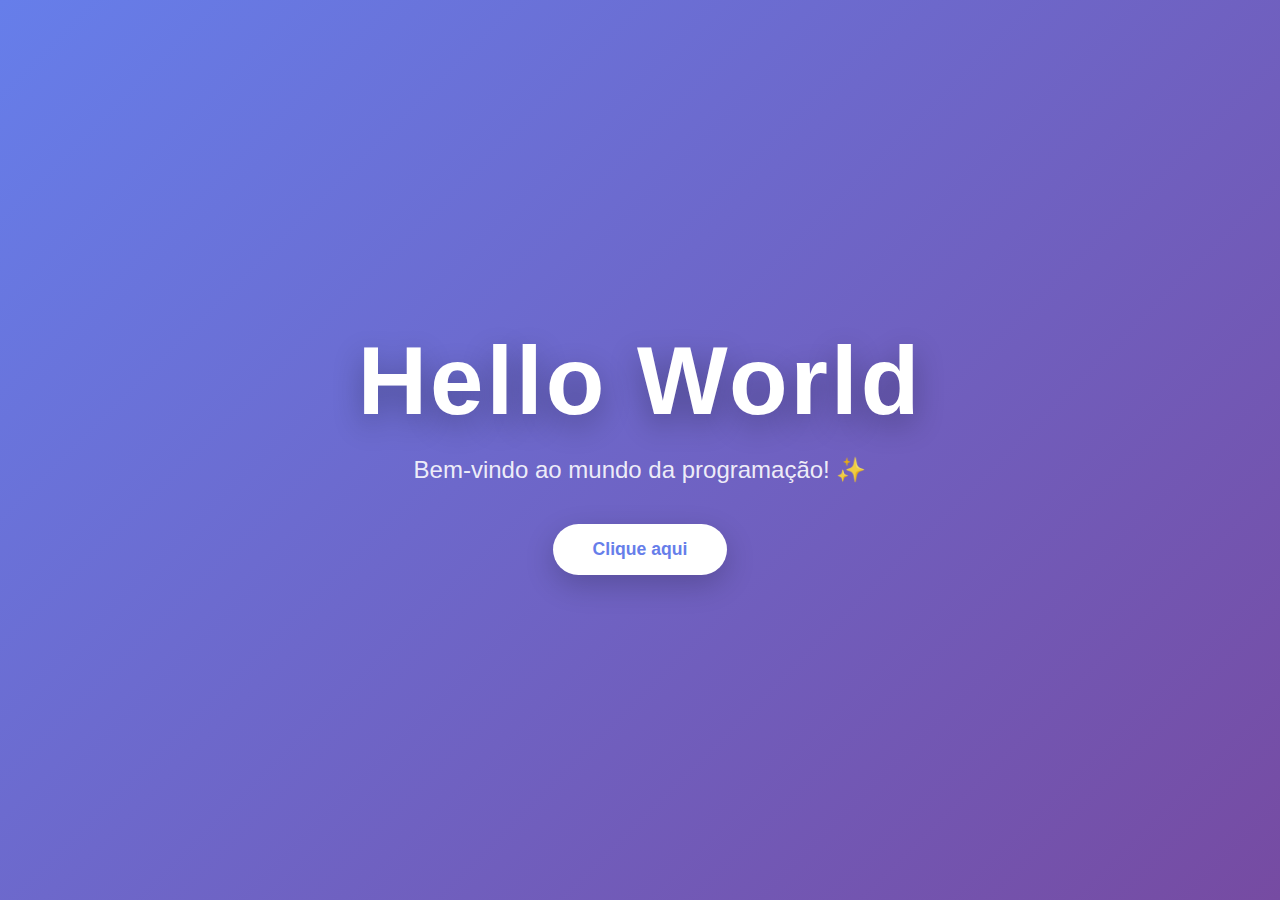
<file: index.html>
<!DOCTYPE html>
<html lang="pt-BR">
<head>
    <meta charset="UTF-8">
    <meta name="viewport" content="width=device-width, initial-scale=1.0">
    <title>Hello World</title>
    <style>
        * {
            margin: 0;
            padding: 0;
            box-sizing: border-box;
        }

        body {
            font-family: 'Segoe UI', Tahoma, Geneva, Verdana, sans-serif;
            height: 100vh;
            display: flex;
            justify-content: center;
            align-items: center;
            background: linear-gradient(135deg, #667eea 0%, #764ba2 100%);
            overflow: hidden;
        }

        .container {
            text-align: center;
            position: relative;
            z-index: 10;
        }

        h1 {
            font-size: 6rem;
            color: white;
            text-shadow: 0 10px 30px rgba(0, 0, 0, 0.3);
            animation: fadeInUp 1s ease-out;
            margin-bottom: 20px;
            font-weight: 700;
            letter-spacing: 3px;
        }

        .subtitle {
            font-size: 1.5rem;
            color: rgba(255, 255, 255, 0.9);
            animation: fadeInUp 1s ease-out 0.3s backwards;
            margin-bottom: 40px;
        }

        .button {
            display: inline-block;
            padding: 15px 40px;
            background: white;
            color: #667eea;
            text-decoration: none;
            border-radius: 50px;
            font-weight: 600;
            font-size: 1.1rem;
            box-shadow: 0 10px 30px rgba(0, 0, 0, 0.2);
            transition: all 0.3s ease;
            animation: fadeInUp 1s ease-out 0.6s backwards;
        }

        .button:hover {
            transform: translateY(-3px);
            box-shadow: 0 15px 40px rgba(0, 0, 0, 0.3);
            background: #f8f9fa;
        }

        /* Animações de partículas de fundo */
        .circles {
            position: absolute;
            top: 0;
            left: 0;
            width: 100%;
            height: 100%;
            overflow: hidden;
            z-index: 1;
        }

        .circles li {
            position: absolute;
            display: block;
            list-style: none;
            width: 20px;
            height: 20px;
            background: rgba(255, 255, 255, 0.2);
            animation: animate 25s linear infinite;
            bottom: -150px;
            border-radius: 50%;
        }

        .circles li:nth-child(1) {
            left: 25%;
            width: 80px;
            height: 80px;
            animation-delay: 0s;
        }

        .circles li:nth-child(2) {
            left: 10%;
            width: 20px;
            height: 20px;
            animation-delay: 2s;
            animation-duration: 12s;
        }

        .circles li:nth-child(3) {
            left: 70%;
            width: 20px;
            height: 20px;
            animation-delay: 4s;
        }

        .circles li:nth-child(4) {
            left: 40%;
            width: 60px;
            height: 60px;
            animation-delay: 0s;
            animation-duration: 18s;
        }

        .circles li:nth-child(5) {
            left: 65%;
            width: 20px;
            height: 20px;
            animation-delay: 0s;
        }

        .circles li:nth-child(6) {
            left: 75%;
            width: 110px;
            height: 110px;
            animation-delay: 3s;
        }

        .circles li:nth-child(7) {
            left: 35%;
            width: 150px;
            height: 150px;
            animation-delay: 7s;
        }

        .circles li:nth-child(8) {
            left: 50%;
            width: 25px;
            height: 25px;
            animation-delay: 15s;
            animation-duration: 45s;
        }

        .circles li:nth-child(9) {
            left: 20%;
            width: 15px;
            height: 15px;
            animation-delay: 2s;
            animation-duration: 35s;
        }

        .circles li:nth-child(10) {
            left: 85%;
            width: 150px;
            height: 150px;
            animation-delay: 0s;
            animation-duration: 11s;
        }

        @keyframes animate {
            0% {
                transform: translateY(0) rotate(0deg);
                opacity: 1;
            }
            100% {
                transform: translateY(-1000px) rotate(720deg);
                opacity: 0;
            }
        }

        @keyframes fadeInUp {
            from {
                opacity: 0;
                transform: translateY(30px);
            }
            to {
                opacity: 1;
                transform: translateY(0);
            }
        }

        /* Responsividade */
        @media (max-width: 768px) {
            h1 {
                font-size: 3.5rem;
            }
            .subtitle {
                font-size: 1.2rem;
            }
        }
    </style>
</head>
<body>
    <ul class="circles">
        <li></li>
        <li></li>
        <li></li>
        <li></li>
        <li></li>
        <li></li>
        <li></li>
        <li></li>
        <li></li>
        <li></li>
    </ul>

    <div class="container">
        <h1>Hello World</h1>
        <p class="subtitle">Bem-vindo ao mundo da programação! ✨</p>
        <a href="#" class="button" onclick="changeMessage(event)">Clique aqui</a>
    </div>

    <script>
        function changeMessage(event) {
            event.preventDefault();
            const subtitle = document.querySelector('.subtitle');
            const messages = [
                'Bem-vindo ao mundo da programação! ✨',
                'Cada linha de código é uma nova aventura! 🚀',
                'Continue criando coisas incríveis! 💡',
                'O futuro é construído com código! 🌟',
                'Você está fazendo ótimo! 👏'
            ];
            const randomMessage = messages[Math.floor(Math.random() * messages.length)];
            subtitle.style.opacity = '0';
            setTimeout(() => {
                subtitle.textContent = randomMessage;
                subtitle.style.opacity = '1';
            }, 300);
        }
    </script>
</body>
</html>
</file>
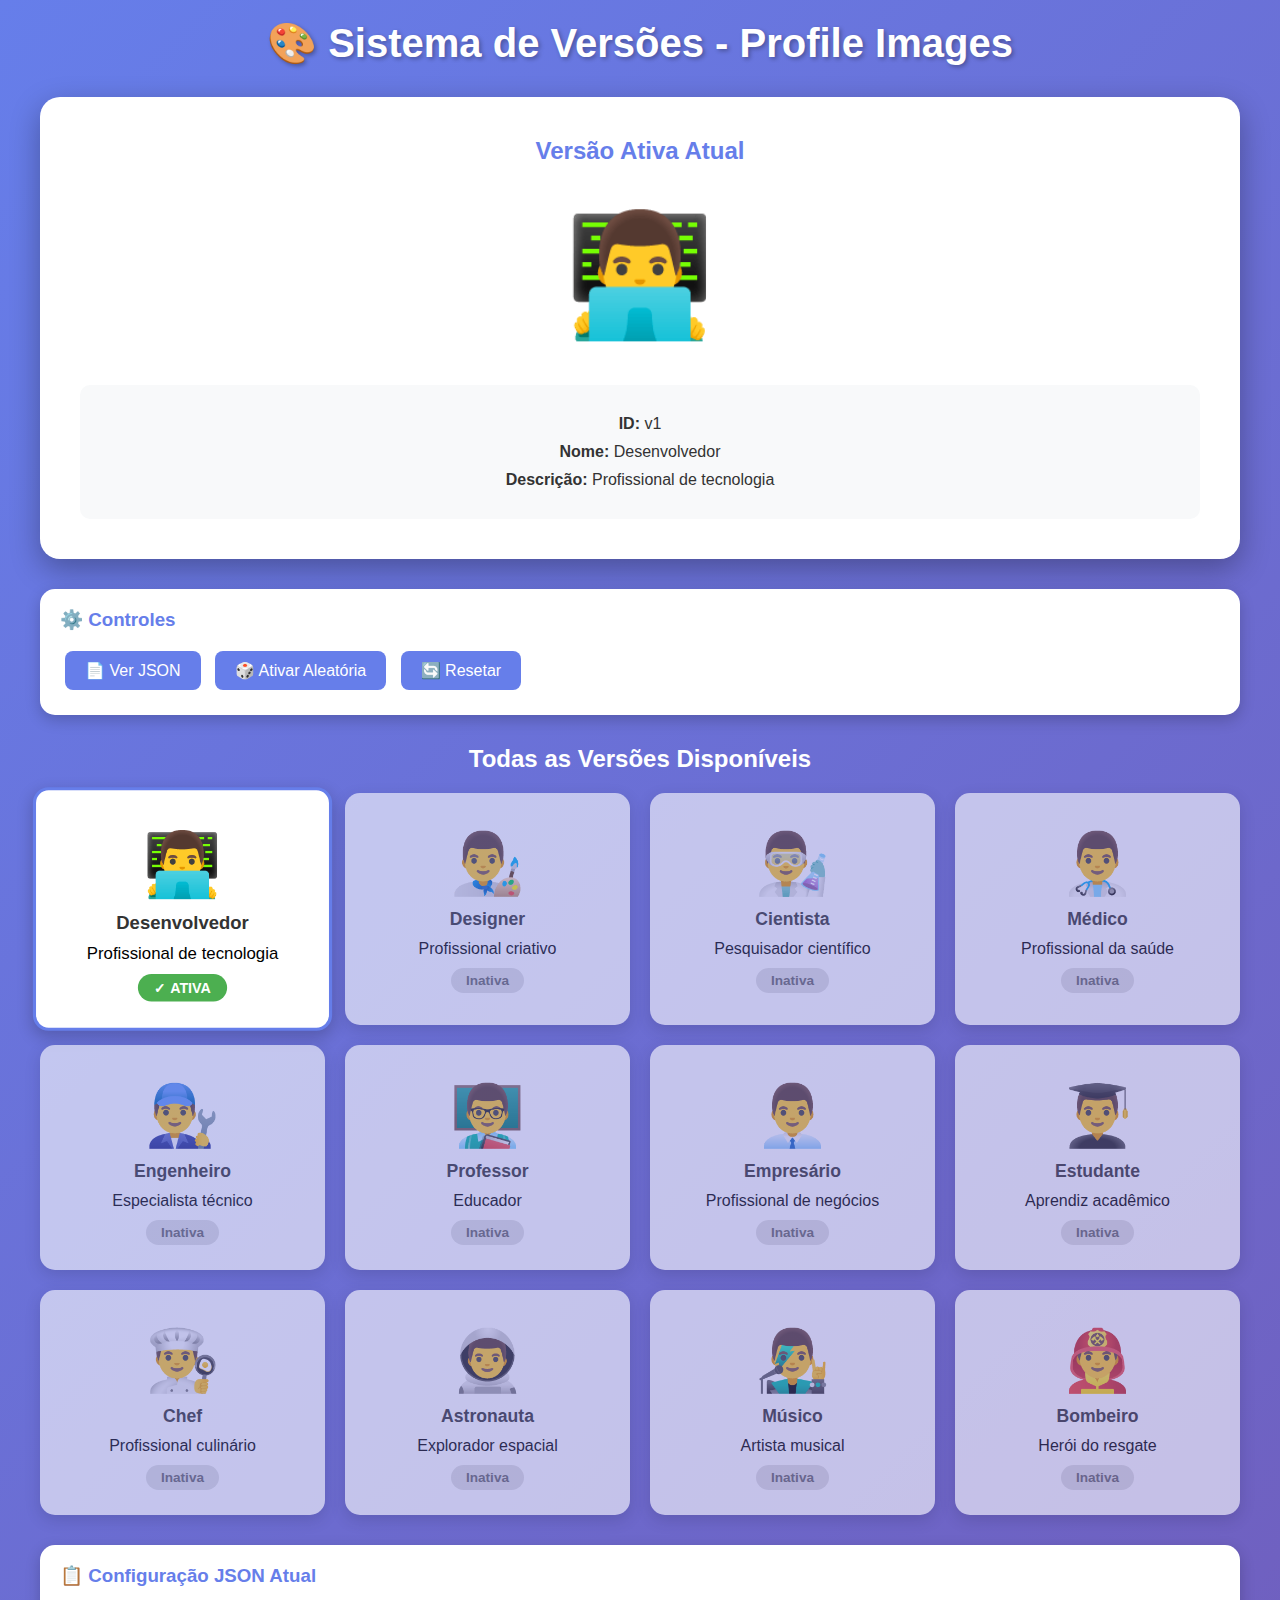
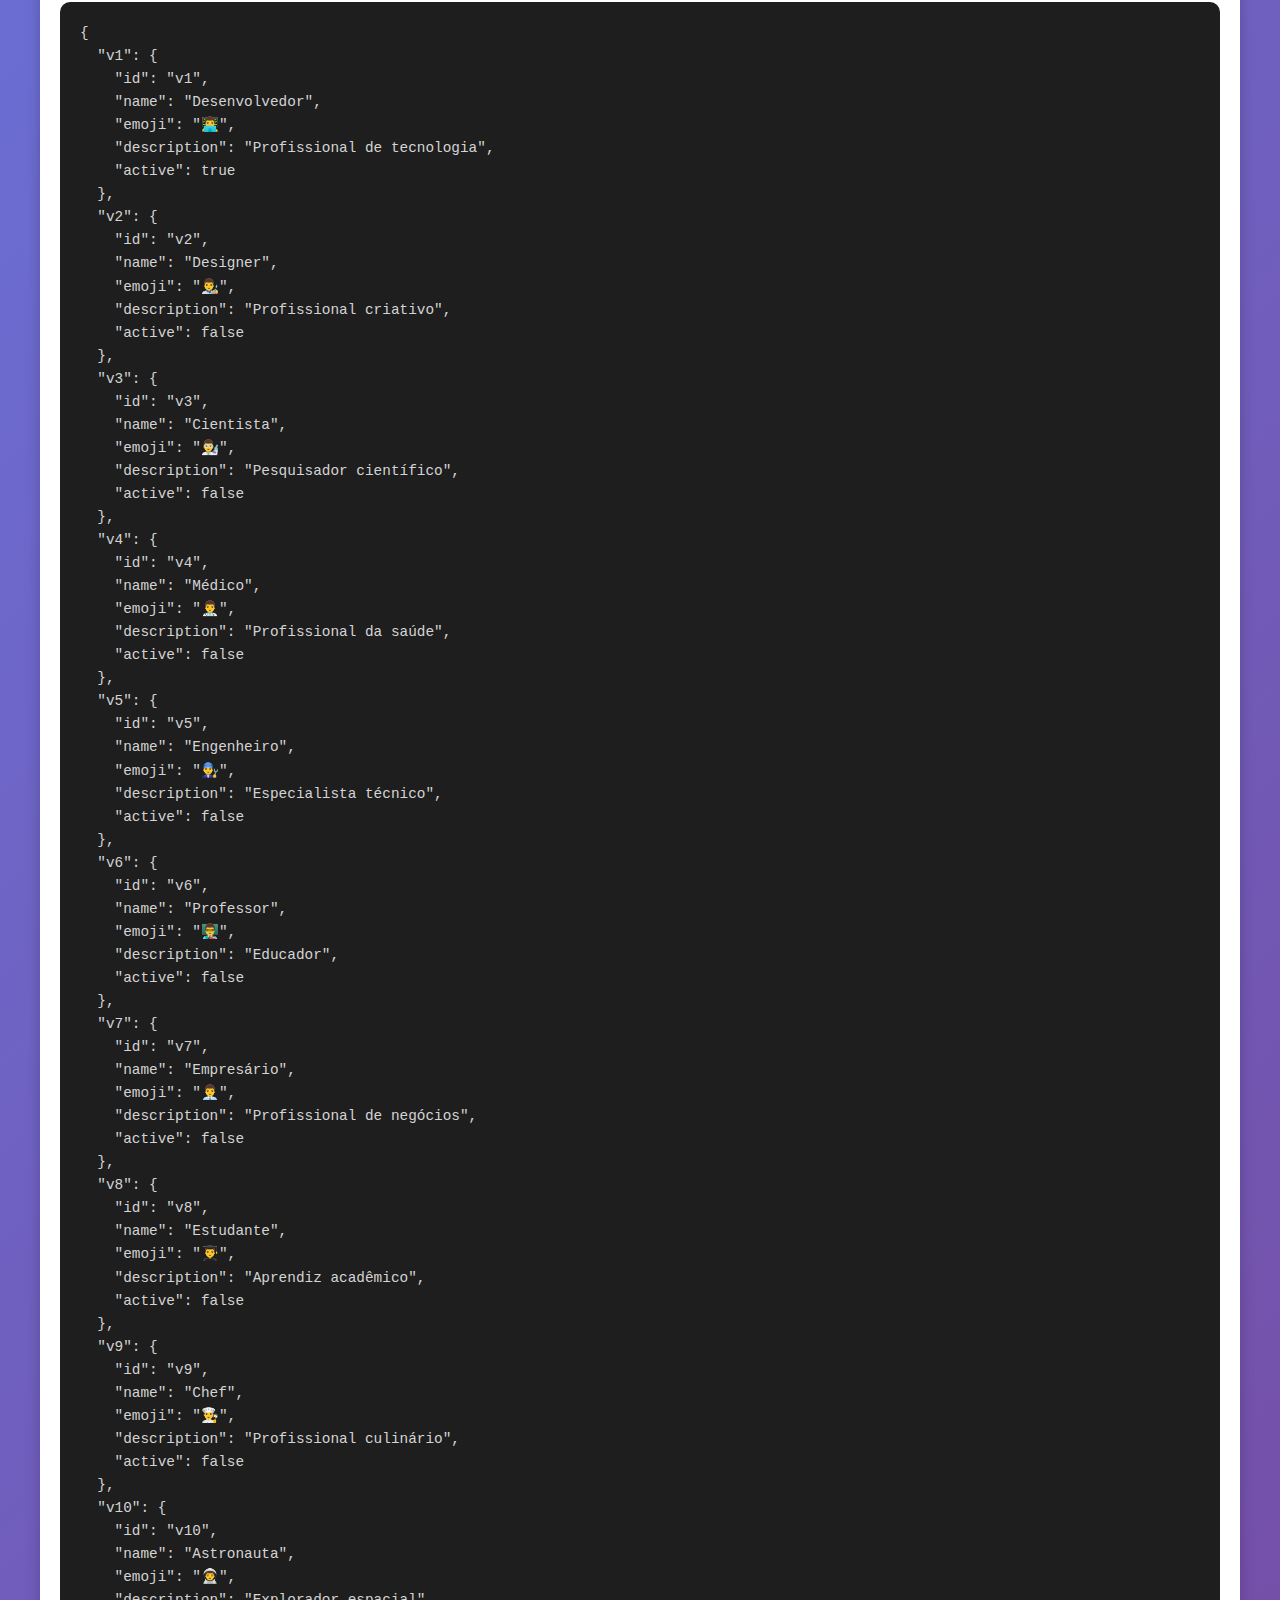
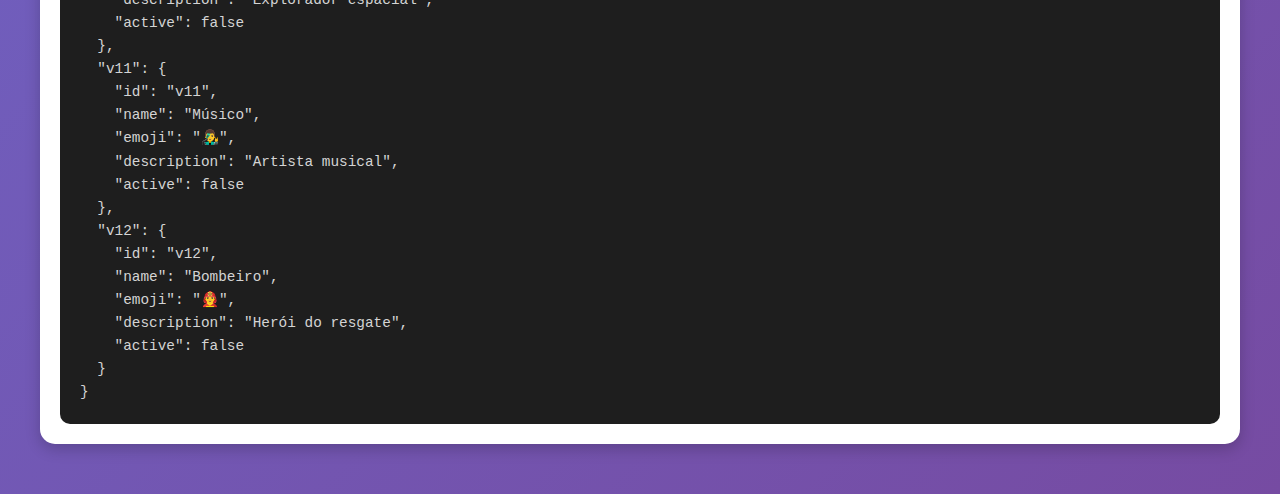
<file: estudo_02/index.html>
<!DOCTYPE html>
<html lang="pt-BR">
<head>
    <meta charset="UTF-8">
    <meta name="viewport" content="width=device-width, initial-scale=1.0">
    <title>Sistema de Versões - Profile Images</title>
    <style>
        * {
            margin: 0;
            padding: 0;
            box-sizing: border-box;
        }

        body {
            font-family: 'Segoe UI', Tahoma, Geneva, Verdana, sans-serif;
            background: linear-gradient(135deg, #667eea 0%, #764ba2 100%);
            min-height: 100vh;
            padding: 20px;
        }

        .container {
            max-width: 1200px;
            margin: 0 auto;
        }

        h1 {
            text-align: center;
            color: white;
            margin-bottom: 30px;
            font-size: 2.5em;
            text-shadow: 2px 2px 4px rgba(0,0,0,0.3);
        }

        .active-version {
            background: white;
            border-radius: 20px;
            padding: 40px;
            margin-bottom: 30px;
            box-shadow: 0 10px 30px rgba(0,0,0,0.3);
            text-align: center;
        }

        .active-version h2 {
            color: #667eea;
            margin-bottom: 20px;
        }

        .profile-image {
            font-size: 120px;
            margin: 20px 0;
            display: inline-block;
            animation: fadeIn 0.5s ease-in;
        }

        .version-info {
            background: #f8f9fa;
            padding: 20px;
            border-radius: 10px;
            margin-top: 20px;
        }

        .version-info p {
            margin: 10px 0;
            color: #333;
        }

        .version-grid {
            display: grid;
            grid-template-columns: repeat(auto-fill, minmax(250px, 1fr));
            gap: 20px;
            margin-top: 20px;
        }

        .version-card {
            background: white;
            border-radius: 15px;
            padding: 25px;
            text-align: center;
            box-shadow: 0 5px 15px rgba(0,0,0,0.2);
            transition: transform 0.3s, box-shadow 0.3s;
            opacity: 0.6;
        }

        .version-card.active {
            opacity: 1;
            border: 3px solid #667eea;
            transform: scale(1.05);
        }

        .version-card:hover {
            transform: translateY(-5px);
            box-shadow: 0 8px 20px rgba(0,0,0,0.3);
        }

        .version-card .emoji {
            font-size: 60px;
            margin: 10px 0;
        }

        .version-card h3 {
            color: #333;
            margin: 10px 0;
            font-size: 1.1em;
        }

        .version-card .status {
            display: inline-block;
            padding: 5px 15px;
            border-radius: 20px;
            font-size: 0.85em;
            margin-top: 10px;
            font-weight: bold;
        }

        .status.active {
            background: #4caf50;
            color: white;
        }

        .status.inactive {
            background: #e0e0e0;
            color: #666;
        }

        .controls {
            background: white;
            border-radius: 15px;
            padding: 20px;
            margin-bottom: 30px;
            box-shadow: 0 5px 15px rgba(0,0,0,0.2);
        }

        .controls h3 {
            color: #667eea;
            margin-bottom: 15px;
        }

        .controls button {
            background: #667eea;
            color: white;
            border: none;
            padding: 10px 20px;
            border-radius: 8px;
            cursor: pointer;
            margin: 5px;
            font-size: 1em;
            transition: background 0.3s;
        }

        .controls button:hover {
            background: #764ba2;
        }

        .json-viewer {
            background: #1e1e1e;
            color: #d4d4d4;
            padding: 20px;
            border-radius: 10px;
            overflow-x: auto;
            font-family: 'Courier New', monospace;
            font-size: 0.9em;
            line-height: 1.6;
        }

        @keyframes fadeIn {
            from {
                opacity: 0;
                transform: scale(0.8);
            }
            to {
                opacity: 1;
                transform: scale(1);
            }
        }

        @media (max-width: 768px) {
            .version-grid {
                grid-template-columns: repeat(auto-fill, minmax(150px, 1fr));
            }
            
            h1 {
                font-size: 1.8em;
            }
        }
    </style>
</head>
<body>
    <div class="container">
        <h1>🎨 Sistema de Versões - Profile Images</h1>

        <div class="active-version">
            <h2>Versão Ativa Atual</h2>
            <div class="profile-image" id="activeProfile">👨‍💻</div>
            <div class="version-info">
                <p><strong>ID:</strong> <span id="activeId">v1</span></p>
                <p><strong>Nome:</strong> <span id="activeName">Desenvolvedor</span></p>
                <p><strong>Descrição:</strong> <span id="activeDesc">Profissional de tecnologia</span></p>
            </div>
        </div>

        <div class="controls">
            <h3>⚙️ Controles</h3>
            <button onclick="showJSON()">📄 Ver JSON</button>
            <button onclick="activateRandom()">🎲 Ativar Aleatória</button>
            <button onclick="resetVersions()">🔄 Resetar</button>
        </div>

        <h2 style="color: white; margin: 20px 0; text-align: center;">Todas as Versões Disponíveis</h2>
        
        <div class="version-grid" id="versionGrid"></div>

        <div class="controls" style="margin-top: 30px;">
            <h3>📋 Configuração JSON Atual</h3>
            <pre class="json-viewer" id="jsonViewer"></pre>
        </div>
    </div>

    <script>
        // Configuração de versões em JSON
        let versions = {
            "v1": {
                "id": "v1",
                "name": "Desenvolvedor",
                "emoji": "👨‍💻",
                "description": "Profissional de tecnologia",
                "active": true
            },
            "v2": {
                "id": "v2",
                "name": "Designer",
                "emoji": "👨‍🎨",
                "description": "Profissional criativo",
                "active": false
            },
            "v3": {
                "id": "v3",
                "name": "Cientista",
                "emoji": "👨‍🔬",
                "description": "Pesquisador científico",
                "active": false
            },
            "v4": {
                "id": "v4",
                "name": "Médico",
                "emoji": "👨‍⚕️",
                "description": "Profissional da saúde",
                "active": false
            },
            "v5": {
                "id": "v5",
                "name": "Engenheiro",
                "emoji": "👨‍🔧",
                "description": "Especialista técnico",
                "active": false
            },
            "v6": {
                "id": "v6",
                "name": "Professor",
                "emoji": "👨‍🏫",
                "description": "Educador",
                "active": false
            },
            "v7": {
                "id": "v7",
                "name": "Empresário",
                "emoji": "👨‍💼",
                "description": "Profissional de negócios",
                "active": false
            },
            "v8": {
                "id": "v8",
                "name": "Estudante",
                "emoji": "👨‍🎓",
                "description": "Aprendiz acadêmico",
                "active": false
            },
            "v9": {
                "id": "v9",
                "name": "Chef",
                "emoji": "👨‍🍳",
                "description": "Profissional culinário",
                "active": false
            },
            "v10": {
                "id": "v10",
                "name": "Astronauta",
                "emoji": "👨‍🚀",
                "description": "Explorador espacial",
                "active": false
            },
            "v11": {
                "id": "v11",
                "name": "Músico",
                "emoji": "👨‍🎤",
                "description": "Artista musical",
                "active": false
            },
            "v12": {
                "id": "v12",
                "name": "Bombeiro",
                "emoji": "👨‍🚒",
                "description": "Herói do resgate",
                "active": false
            }
        };

        // Renderizar versões
        function renderVersions() {
            const grid = document.getElementById('versionGrid');
            grid.innerHTML = '';

            for (let key in versions) {
                const version = versions[key];
                const card = document.createElement('div');
                card.className = `version-card ${version.active ? 'active' : ''}`;
                card.onclick = () => activateVersion(key);
                
                card.innerHTML = `
                    <div class="emoji">${version.emoji}</div>
                    <h3>${version.name}</h3>
                    <p>${version.description}</p>
                    <span class="status ${version.active ? 'active' : 'inactive'}">
                        ${version.active ? '✓ ATIVA' : 'Inativa'}
                    </span>
                `;
                
                grid.appendChild(card);
            }

            updateActiveDisplay();
            updateJSON();
        }

        // Atualizar display da versão ativa
        function updateActiveDisplay() {
            const activeVersion = Object.values(versions).find(v => v.active);
            if (activeVersion) {
                document.getElementById('activeProfile').textContent = activeVersion.emoji;
                document.getElementById('activeId').textContent = activeVersion.id;
                document.getElementById('activeName').textContent = activeVersion.name;
                document.getElementById('activeDesc').textContent = activeVersion.description;
            }
        }

        // Ativar versão específica
        function activateVersion(versionId) {
            // Desativar todas
            for (let key in versions) {
                versions[key].active = false;
            }
            // Ativar selecionada
            versions[versionId].active = true;
            renderVersions();
        }

        // Ativar versão aleatória
        function activateRandom() {
            const keys = Object.keys(versions);
            const randomKey = keys[Math.floor(Math.random() * keys.length)];
            activateVersion(randomKey);
        }

        // Resetar para versão padrão
        function resetVersions() {
            activateVersion('v1');
        }

        // Atualizar visualizador JSON
        function updateJSON() {
            const jsonViewer = document.getElementById('jsonViewer');
            jsonViewer.textContent = JSON.stringify(versions, null, 2);
        }

        // Mostrar/ocultar JSON
        function showJSON() {
            const jsonSection = document.querySelector('.controls:last-child');
            jsonSection.style.display = jsonSection.style.display === 'none' ? 'block' : 'none';
        }

        // Inicializar
        renderVersions();
    </script>
</body>
</html>
</file>
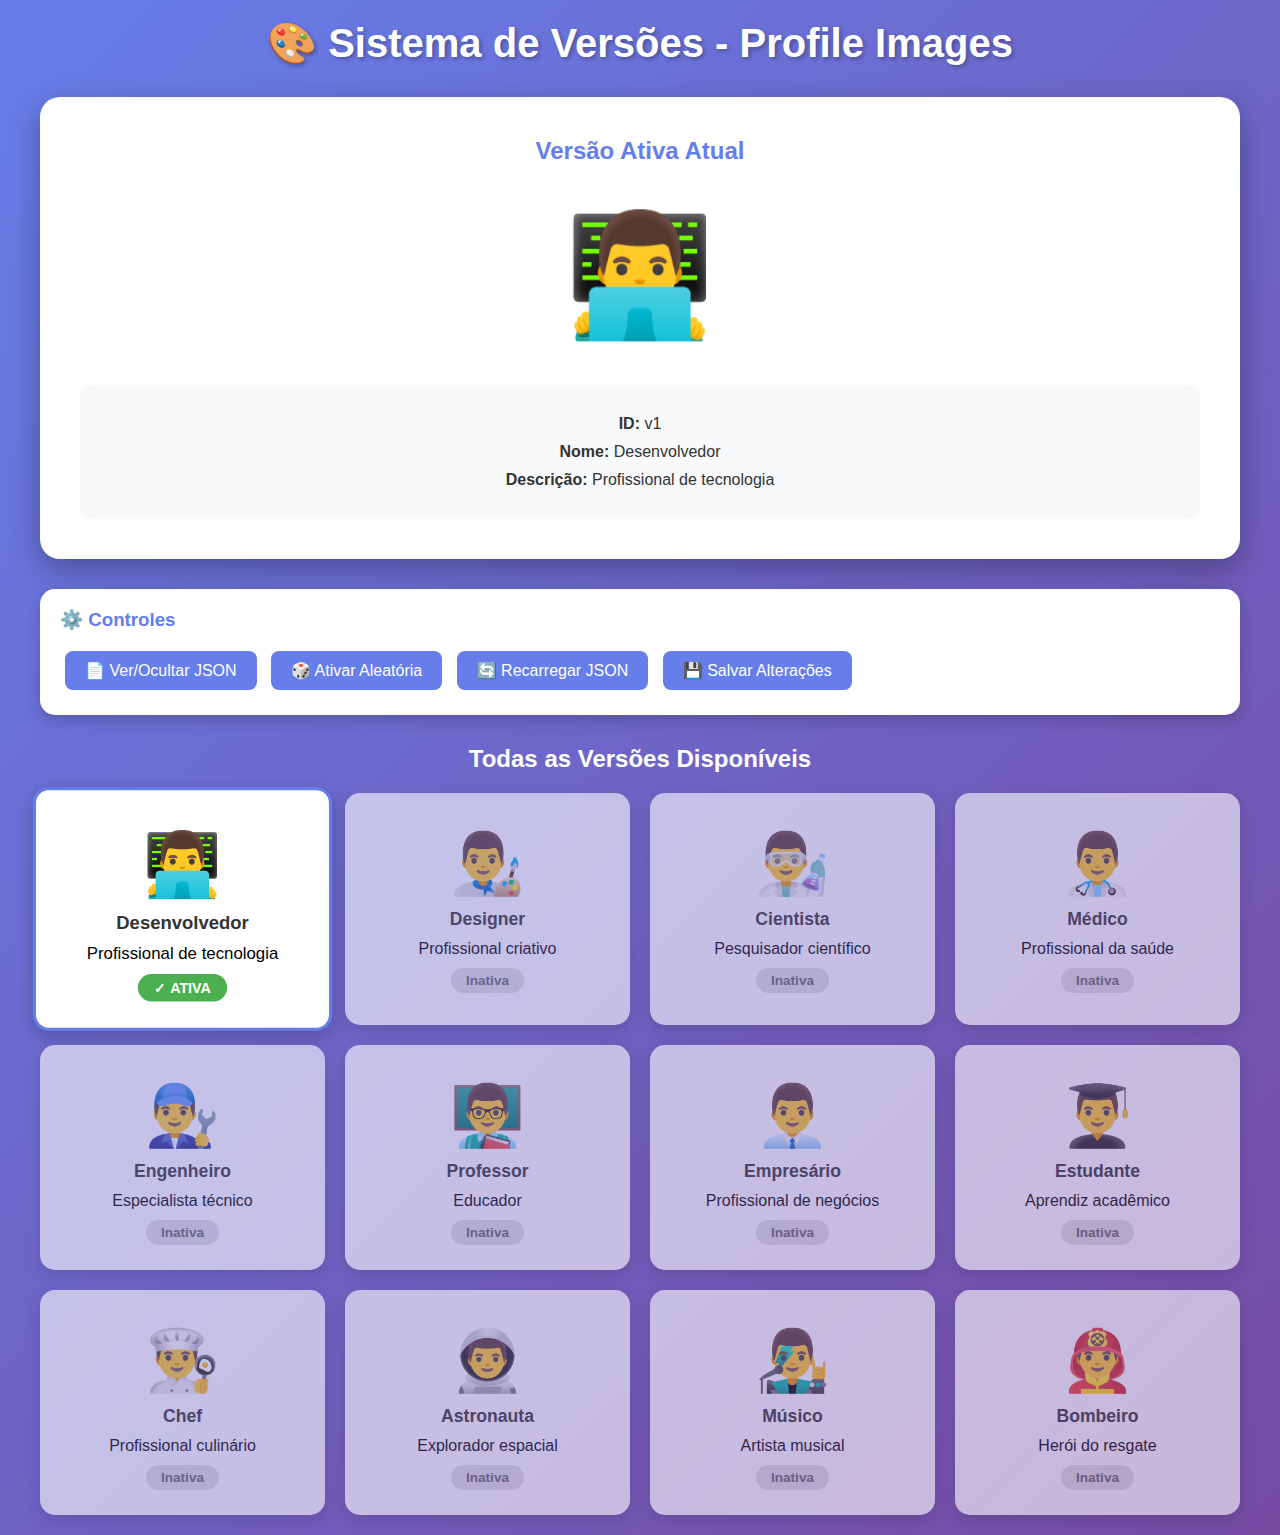
<file: estudo_03/index.html>
<!DOCTYPE html>
<html lang="pt-BR">
<head>
    <meta charset="UTF-8">
    <meta name="viewport" content="width=device-width, initial-scale=1.0">
    <title>Sistema de Versões - Profile Images</title>
    <link rel="stylesheet" href="styles.css">
</head>
<body>
    <div class="container">
        <h1>🎨 Sistema de Versões - Profile Images</h1>

        <div id="loading" class="loading">
            Carregando versões...
        </div>

        <div id="content" style="display: none;">
            <div class="active-version">
                <h2>Versão Ativa Atual</h2>
                <div class="profile-image" id="activeProfile">👨‍💻</div>
                <div class="version-info">
                    <p><strong>ID:</strong> <span id="activeId">-</span></p>
                    <p><strong>Nome:</strong> <span id="activeName">-</span></p>
                    <p><strong>Descrição:</strong> <span id="activeDesc">-</span></p>
                </div>
            </div>

            <div class="controls">
                <h3>⚙️ Controles</h3>
                <button onclick="toggleJSON()">📄 Ver/Ocultar JSON</button>
                <button onclick="activateRandom()">🎲 Ativar Aleatória</button>
                <button onclick="loadVersions()">🔄 Recarregar JSON</button>
                <button onclick="saveVersions()">💾 Salvar Alterações</button>
            </div>

            <h2 style="color: white; margin: 20px 0; text-align: center;">Todas as Versões Disponíveis</h2>
            
            <div class="version-grid" id="versionGrid"></div>

            <div class="controls" id="jsonSection" style="margin-top: 30px; display: none;">
                <h3>📋 Configuração JSON Atual</h3>
                <pre class="json-viewer" id="jsonViewer"></pre>
            </div>
        </div>
    </div>

    <script src="app.js"></script>
</body>
</html>
</file>
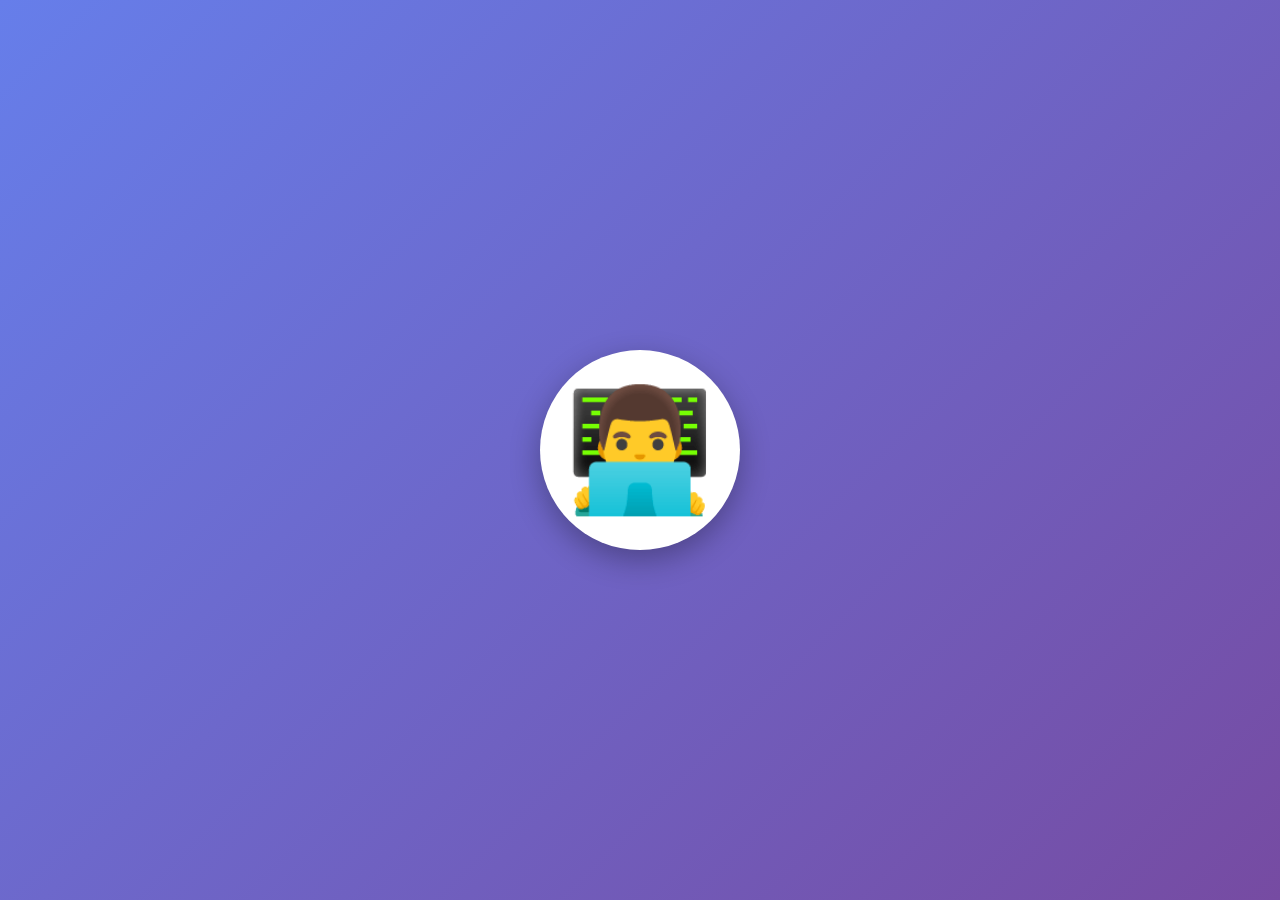
<file: estudo_04/index.html>
<!DOCTYPE html>
<html lang="pt-BR">
<head>
    <meta charset="UTF-8">
    <meta name="viewport" content="width=device-width, initial-scale=1.0">
    <title>Profile Image</title>
    <link rel="stylesheet" href="profile.css">
</head>
<body>
    <div class="profile-image">👨‍💻</div>
</body>
</html>
</file>
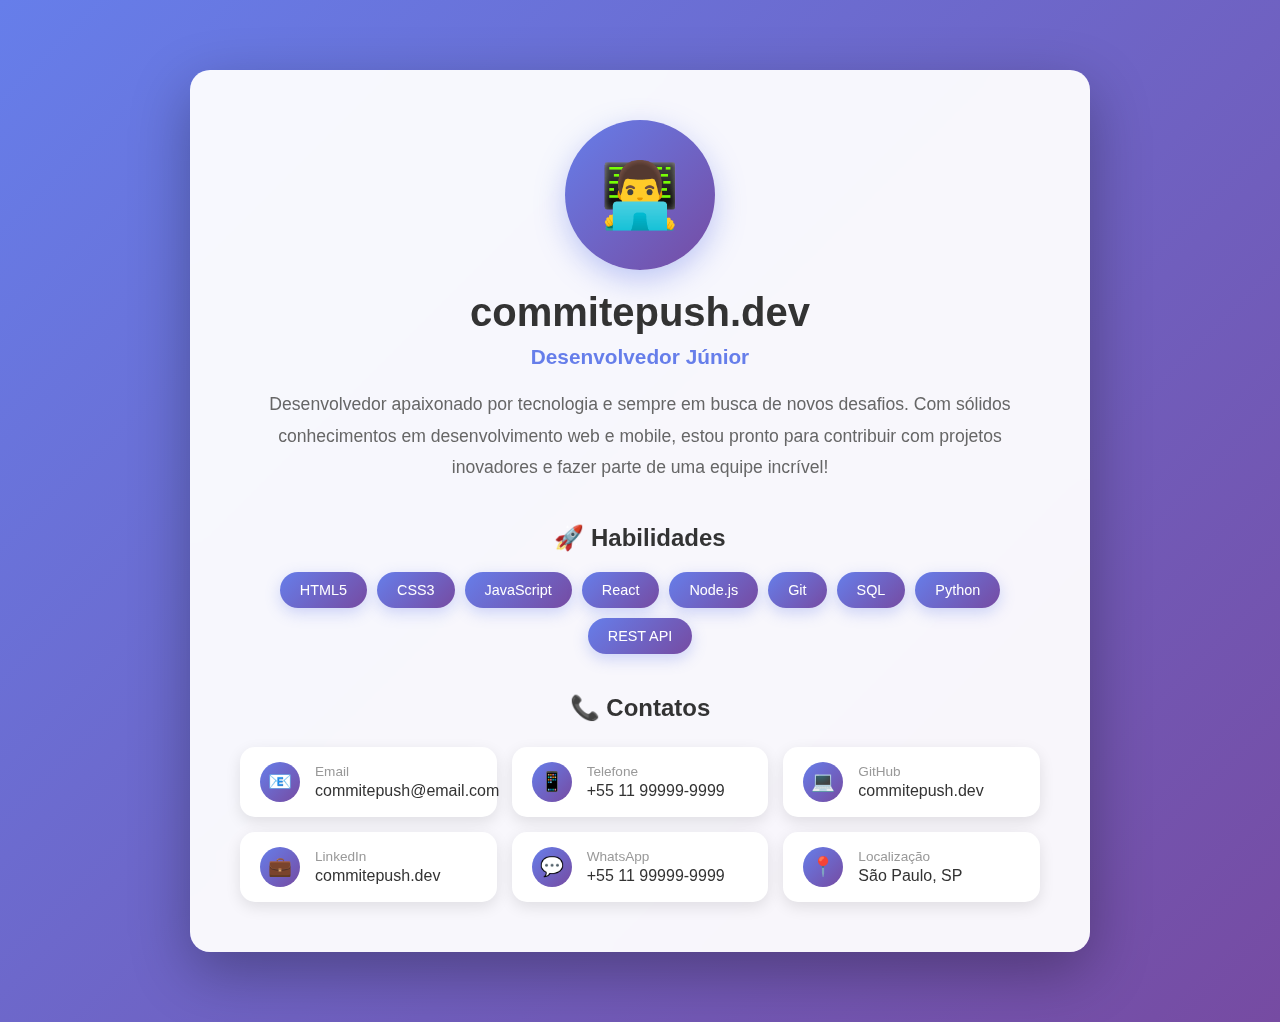
<file: src/index.html>
<!DOCTYPE html>
<html lang="pt-BR">
<head>
    <meta charset="UTF-8">
    <meta name="viewport" content="width=device-width, initial-scale=1.0">
    <title>Dev Júnior - Portfólio</title>
    <style>
        * {
            margin: 0;
            padding: 0;
            box-sizing: border-box;
        }

        body {
            font-family: 'Segoe UI', Tahoma, Geneva, Verdana, sans-serif;
            min-height: 100vh;
            background: linear-gradient(135deg, #667eea 0%, #764ba2 100%);
            overflow-x: hidden;
            padding: 20px;
        }

        .container {
            max-width: 900px;
            margin: 50px auto;
            position: relative;
            z-index: 10;
        }

        .profile-card {
            background: rgba(255, 255, 255, 0.95);
            border-radius: 20px;
            padding: 50px;
            box-shadow: 0 20px 60px rgba(0, 0, 0, 0.3);
            animation: fadeInUp 1s ease-out;
            backdrop-filter: blur(10px);
        }

        .header {
            text-align: center;
            margin-bottom: 40px;
        }

        .profile-image {
            width: 150px;
            height: 150px;
            border-radius: 50%;
            background: linear-gradient(135deg, #667eea 0%, #764ba2 100%);
            margin: 0 auto 20px;
            display: flex;
            align-items: center;
            justify-content: center;
            font-size: 4rem;
            color: white;
            box-shadow: 0 10px 30px rgba(102, 126, 234, 0.4);
            animation: fadeInScale 1s ease-out 0.3s backwards;
        }

        h1 {
            font-size: 2.5rem;
            color: #333;
            margin-bottom: 10px;
            animation: fadeInUp 1s ease-out 0.4s backwards;
        }

        .role {
            font-size: 1.3rem;
            color: #667eea;
            font-weight: 600;
            margin-bottom: 20px;
            animation: fadeInUp 1s ease-out 0.5s backwards;
        }

        .description {
            font-size: 1.1rem;
            color: #666;
            line-height: 1.8;
            margin-bottom: 40px;
            animation: fadeInUp 1s ease-out 0.6s backwards;
        }

        .skills {
            margin-bottom: 40px;
            animation: fadeInUp 1s ease-out 0.7s backwards;
        }

        .skills h2 {
            font-size: 1.5rem;
            color: #333;
            margin-bottom: 20px;
            text-align: center;
        }

        .skills-list {
            display: flex;
            flex-wrap: wrap;
            gap: 10px;
            justify-content: center;
        }

        .skill-tag {
            background: linear-gradient(135deg, #667eea 0%, #764ba2 100%);
            color: white;
            padding: 10px 20px;
            border-radius: 25px;
            font-size: 0.9rem;
            font-weight: 500;
            box-shadow: 0 5px 15px rgba(102, 126, 234, 0.3);
            transition: transform 0.3s ease;
        }

        .skill-tag:hover {
            transform: translateY(-3px);
        }

        .contacts {
            animation: fadeInUp 1s ease-out 0.8s backwards;
        }

        .contacts h2 {
            font-size: 1.5rem;
            color: #333;
            margin-bottom: 25px;
            text-align: center;
        }

        .contact-list {
            display: grid;
            grid-template-columns: repeat(auto-fit, minmax(250px, 1fr));
            gap: 15px;
        }

        .contact-item {
            display: flex;
            align-items: center;
            background: white;
            padding: 15px 20px;
            border-radius: 15px;
            box-shadow: 0 5px 15px rgba(0, 0, 0, 0.1);
            transition: all 0.3s ease;
            text-decoration: none;
            color: #333;
        }

        .contact-item:hover {
            transform: translateY(-3px);
            box-shadow: 0 10px 25px rgba(102, 126, 234, 0.3);
        }

        .contact-icon {
            width: 40px;
            height: 40px;
            border-radius: 50%;
            background: linear-gradient(135deg, #667eea 0%, #764ba2 100%);
            display: flex;
            align-items: center;
            justify-content: center;
            color: white;
            font-size: 1.2rem;
            margin-right: 15px;
            flex-shrink: 0;
        }

        .contact-info {
            flex-grow: 1;
        }

        .contact-label {
            font-size: 0.85rem;
            color: #999;
            margin-bottom: 3px;
        }

        .contact-value {
            font-size: 1rem;
            color: #333;
            font-weight: 500;
        }

        /* Animações de partículas de fundo */
        .circles {
            position: fixed;
            top: 0;
            left: 0;
            width: 100%;
            height: 100%;
            overflow: hidden;
            z-index: 1;
            pointer-events: none;
        }

        .circles li {
            position: absolute;
            display: block;
            list-style: none;
            width: 20px;
            height: 20px;
            background: rgba(255, 255, 255, 0.2);
            animation: animate 25s linear infinite;
            bottom: -150px;
            border-radius: 50%;
        }

        .circles li:nth-child(1) {
            left: 25%;
            width: 80px;
            height: 80px;
            animation-delay: 0s;
        }

        .circles li:nth-child(2) {
            left: 10%;
            width: 20px;
            height: 20px;
            animation-delay: 2s;
            animation-duration: 12s;
        }

        .circles li:nth-child(3) {
            left: 70%;
            width: 20px;
            height: 20px;
            animation-delay: 4s;
        }

        .circles li:nth-child(4) {
            left: 40%;
            width: 60px;
            height: 60px;
            animation-delay: 0s;
            animation-duration: 18s;
        }

        .circles li:nth-child(5) {
            left: 65%;
            width: 20px;
            height: 20px;
            animation-delay: 0s;
        }

        .circles li:nth-child(6) {
            left: 75%;
            width: 110px;
            height: 110px;
            animation-delay: 3s;
        }

        .circles li:nth-child(7) {
            left: 35%;
            width: 150px;
            height: 150px;
            animation-delay: 7s;
        }

        .circles li:nth-child(8) {
            left: 50%;
            width: 25px;
            height: 25px;
            animation-delay: 15s;
            animation-duration: 45s;
        }

        .circles li:nth-child(9) {
            left: 20%;
            width: 15px;
            height: 15px;
            animation-delay: 2s;
            animation-duration: 35s;
        }

        .circles li:nth-child(10) {
            left: 85%;
            width: 150px;
            height: 150px;
            animation-delay: 0s;
            animation-duration: 11s;
        }

        @keyframes animate {
            0% {
                transform: translateY(0) rotate(0deg);
                opacity: 1;
            }
            100% {
                transform: translateY(-1000px) rotate(720deg);
                opacity: 0;
            }
        }

        @keyframes fadeInUp {
            from {
                opacity: 0;
                transform: translateY(30px);
            }
            to {
                opacity: 1;
                transform: translateY(0);
            }
        }

        @keyframes fadeInScale {
            from {
                opacity: 0;
                transform: scale(0.8);
            }
            to {
                opacity: 1;
                transform: scale(1);
            }
        }

        /* Responsividade */
        @media (max-width: 768px) {
            .profile-card {
                padding: 30px 20px;
            }

            h1 {
                font-size: 2rem;
            }

            .role {
                font-size: 1.1rem;
            }

            .description {
                font-size: 1rem;
            }

            .contact-list {
                grid-template-columns: 1fr;
            }
        }
    </style>
</head>
<body>
    <ul class="circles">
        <li></li>
        <li></li>
        <li></li>
        <li></li>
        <li></li>
        <li></li>
        <li></li>
        <li></li>
        <li></li>
        <li></li>
    </ul>

    <div class="container">
        <div class="profile-card">
            <div class="header">
                <div class="profile-image">👨‍💻</div>
                <h1>commitepush.dev</h1>
                <div class="role">Desenvolvedor Júnior</div>
                <p class="description">
                    Desenvolvedor apaixonado por tecnologia e sempre em busca de novos desafios. 
                    Com sólidos conhecimentos em desenvolvimento web e mobile, estou pronto para 
                    contribuir com projetos inovadores e fazer parte de uma equipe incrível!
                </p>
            </div>

            <div class="skills">
                <h2>🚀 Habilidades</h2>
                <div class="skills-list">
                    <span class="skill-tag">HTML5</span>
                    <span class="skill-tag">CSS3</span>
                    <span class="skill-tag">JavaScript</span>
                    <span class="skill-tag">React</span>
                    <span class="skill-tag">Node.js</span>
                    <span class="skill-tag">Git</span>
                    <span class="skill-tag">SQL</span>
                    <span class="skill-tag">Python</span>
                    <span class="skill-tag">REST API</span>
                </div>
            </div>

            <div class="contacts">
                <h2>📞 Contatos</h2>
                <div class="contact-list">
                    <a href="mailto:commitepush.com" class="contact-item">
                        <div class="contact-icon">📧</div>
                        <div class="contact-info">
                            <div class="contact-label">Email</div>
                            <div class="contact-value">commitepush@email.com</div>
                        </div>
                    </a>

                    <a href="tel:+5511999999999" class="contact-item">
                        <div class="contact-icon">📱</div>
                        <div class="contact-info">
                            <div class="contact-label">Telefone</div>
                            <div class="contact-value">+55 11 99999-9999</div>
                        </div>
                    </a>

                    <a href="https://github.com/commitepush.dev" target="_blank" class="contact-item">
                        <div class="contact-icon">💻</div>
                        <div class="contact-info">
                            <div class="contact-label">GitHub</div>
                            <div class="contact-value">commitepush.dev</div>
                        </div>
                    </a>

                    <a href="https://linkedin.com/in/commitepush.dev" target="_blank" class="contact-item">
                        <div class="contact-icon">💼</div>
                        <div class="contact-info">
                            <div class="contact-label">LinkedIn</div>
                            <div class="contact-value">commitepush.dev</div>
                        </div>
                    </a>

                    <a href="https://wa.me/5511999999999" target="_blank" class="contact-item">
                        <div class="contact-icon">💬</div>
                        <div class="contact-info">
                            <div class="contact-label">WhatsApp</div>
                            <div class="contact-value">+55 11 99999-9999</div>
                        </div>
                    </a>

                    <div class="contact-item">
                        <div class="contact-icon">📍</div>
                        <div class="contact-info">
                            <div class="contact-label">Localização</div>
                            <div class="contact-value">São Paulo, SP</div>
                        </div>
                    </div>
                </div>
            </div>
        </div>
    </div>

    <script>
        // Adiciona efeito de hover suave aos cards de contato
        document.querySelectorAll('.contact-item').forEach(item => {
            item.addEventListener('mouseenter', function() {
                this.style.background = 'linear-gradient(135deg, rgba(102, 126, 234, 0.1) 0%, rgba(118, 75, 162, 0.1) 100%)';
            });
            
            item.addEventListener('mouseleave', function() {
                this.style.background = 'white';
            });
        });
    </script>
</body>
</html>
</file>
<file: estudo_03/styles.css>
* {
    margin: 0;
    padding: 0;
    box-sizing: border-box;
}

body {
    font-family: 'Segoe UI', Tahoma, Geneva, Verdana, sans-serif;
    background: linear-gradient(135deg, #667eea 0%, #764ba2 100%);
    min-height: 100vh;
    padding: 20px;
}

.container {
    max-width: 1200px;
    margin: 0 auto;
}

h1 {
    text-align: center;
    color: white;
    margin-bottom: 30px;
    font-size: 2.5em;
    text-shadow: 2px 2px 4px rgba(0,0,0,0.3);
}

.active-version {
    background: white;
    border-radius: 20px;
    padding: 40px;
    margin-bottom: 30px;
    box-shadow: 0 10px 30px rgba(0,0,0,0.3);
    text-align: center;
}

.active-version h2 {
    color: #667eea;
    margin-bottom: 20px;
}

.profile-image {
    font-size: 120px;
    margin: 20px 0;
    display: inline-block;
    animation: fadeIn 0.5s ease-in;
}

.version-info {
    background: #f8f9fa;
    padding: 20px;
    border-radius: 10px;
    margin-top: 20px;
}

.version-info p {
    margin: 10px 0;
    color: #333;
}

.version-grid {
    display: grid;
    grid-template-columns: repeat(auto-fill, minmax(250px, 1fr));
    gap: 20px;
    margin-top: 20px;
}

.version-card {
    background: white;
    border-radius: 15px;
    padding: 25px;
    text-align: center;
    box-shadow: 0 5px 15px rgba(0,0,0,0.2);
    transition: transform 0.3s, box-shadow 0.3s;
    opacity: 0.6;
    cursor: pointer;
}

.version-card.active {
    opacity: 1;
    border: 3px solid #667eea;
    transform: scale(1.05);
}

.version-card:hover {
    transform: translateY(-5px);
    box-shadow: 0 8px 20px rgba(0,0,0,0.3);
}

.version-card .emoji {
    font-size: 60px;
    margin: 10px 0;
}

.version-card h3 {
    color: #333;
    margin: 10px 0;
    font-size: 1.1em;
}

.version-card .status {
    display: inline-block;
    padding: 5px 15px;
    border-radius: 20px;
    font-size: 0.85em;
    margin-top: 10px;
    font-weight: bold;
}

.status.active {
    background: #4caf50;
    color: white;
}

.status.inactive {
    background: #e0e0e0;
    color: #666;
}

.controls {
    background: white;
    border-radius: 15px;
    padding: 20px;
    margin-bottom: 30px;
    box-shadow: 0 5px 15px rgba(0,0,0,0.2);
}

.controls h3 {
    color: #667eea;
    margin-bottom: 15px;
}

.controls button {
    background: #667eea;
    color: white;
    border: none;
    padding: 10px 20px;
    border-radius: 8px;
    cursor: pointer;
    margin: 5px;
    font-size: 1em;
    transition: background 0.3s;
}

.controls button:hover {
    background: #764ba2;
}

.controls button:disabled {
    background: #ccc;
    cursor: not-allowed;
}

.json-viewer {
    background: #1e1e1e;
    color: #d4d4d4;
    padding: 20px;
    border-radius: 10px;
    overflow-x: auto;
    font-family: 'Courier New', monospace;
    font-size: 0.9em;
    line-height: 1.6;
}

.loading {
    text-align: center;
    color: white;
    font-size: 1.5em;
    padding: 50px;
}

.error {
    background: #ff5252;
    color: white;
    padding: 20px;
    border-radius: 10px;
    margin: 20px 0;
    text-align: center;
}

@keyframes fadeIn {
    from {
        opacity: 0;
        transform: scale(0.8);
    }
    to {
        opacity: 1;
        transform: scale(1);
    }
}

@media (max-width: 768px) {
    .version-grid {
        grid-template-columns: repeat(auto-fill, minmax(150px, 1fr));
    }
    
    h1 {
        font-size: 1.8em;
    }
}
</file>
<file: estudo_04/profile.css>
* {
    margin: 0;
    padding: 0;
    box-sizing: border-box;
}

body {
    display: flex;
    justify-content: center;
    align-items: center;
    min-height: 100vh;
    background: linear-gradient(135deg, #667eea 0%, #764ba2 100%);
}

.profile-image {
    font-size: 120px;
    background: white;
    width: 200px;
    height: 200px;
    border-radius: 50%;
    display: flex;
    justify-content: center;
    align-items: center;
    box-shadow: 0 10px 30px rgba(0, 0, 0, 0.3);
    transition: transform 0.3s ease;
}

.profile-image:hover {
    transform: scale(1.1);
}
</file>
